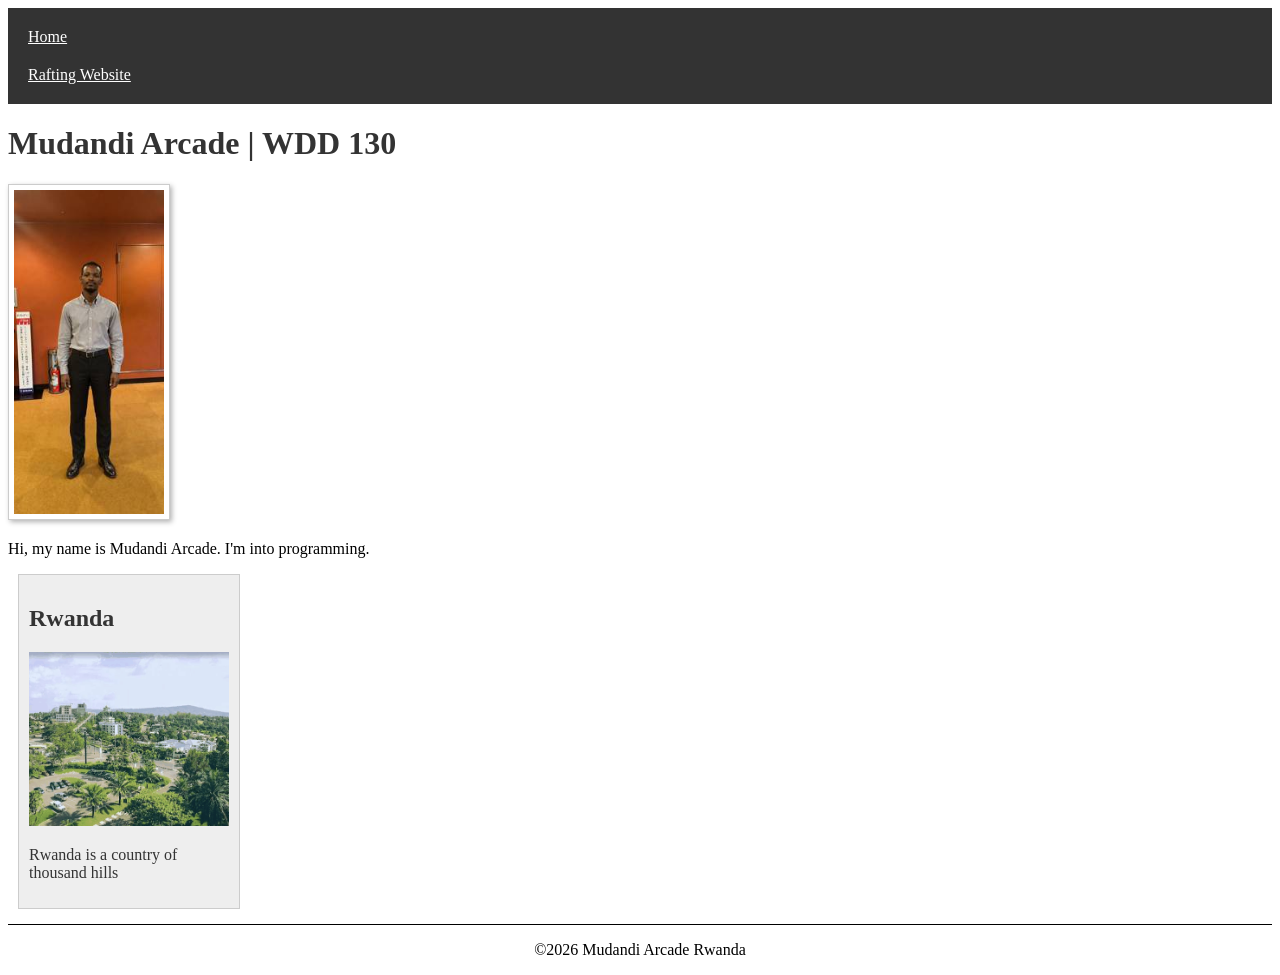
<file: index.html>
<!DOCTYPE html>
<html lang="en-US">

<head>
    <meta charset="utf-8">
    <meta name="viewport" content="width=device-width, initial-scale=1.0">
    <title>Mudandi Arcade | WDD 130</title>
    <meta name="description"
      content="WDD 130 home page for Mudandi Arcade showcasing web development projects and course assignments.">
    <meta name="author" content="Mudandi Arcade">
    <link rel="stylesheet" href="styles/styles.css">
</head>

<body>
    <header>
        <nav>
            <a href="#">Home</a>
            <a href="wwr/">Rafting Website</a>
        </nav>
    </header>

    <main>
        <h1>Mudandi Arcade | WDD 130</h1>
        <img src="images/profile.png" alt="Mudandi Arcade">
        <p>Hi, my name is Mudandi Arcade. I'm into programming.</p>
    </main>

    <aside>
        <h2>Rwanda</h2>
        <img src="images/rwanda.png" alt="Rwanda landscape">
        <p>Rwanda is a country of thousand hills </p>
    </aside>

    <footer>
        <p>&copy;2026 Mudandi Arcade Rwanda</p>
    </footer>
</body>

</html>
</file>
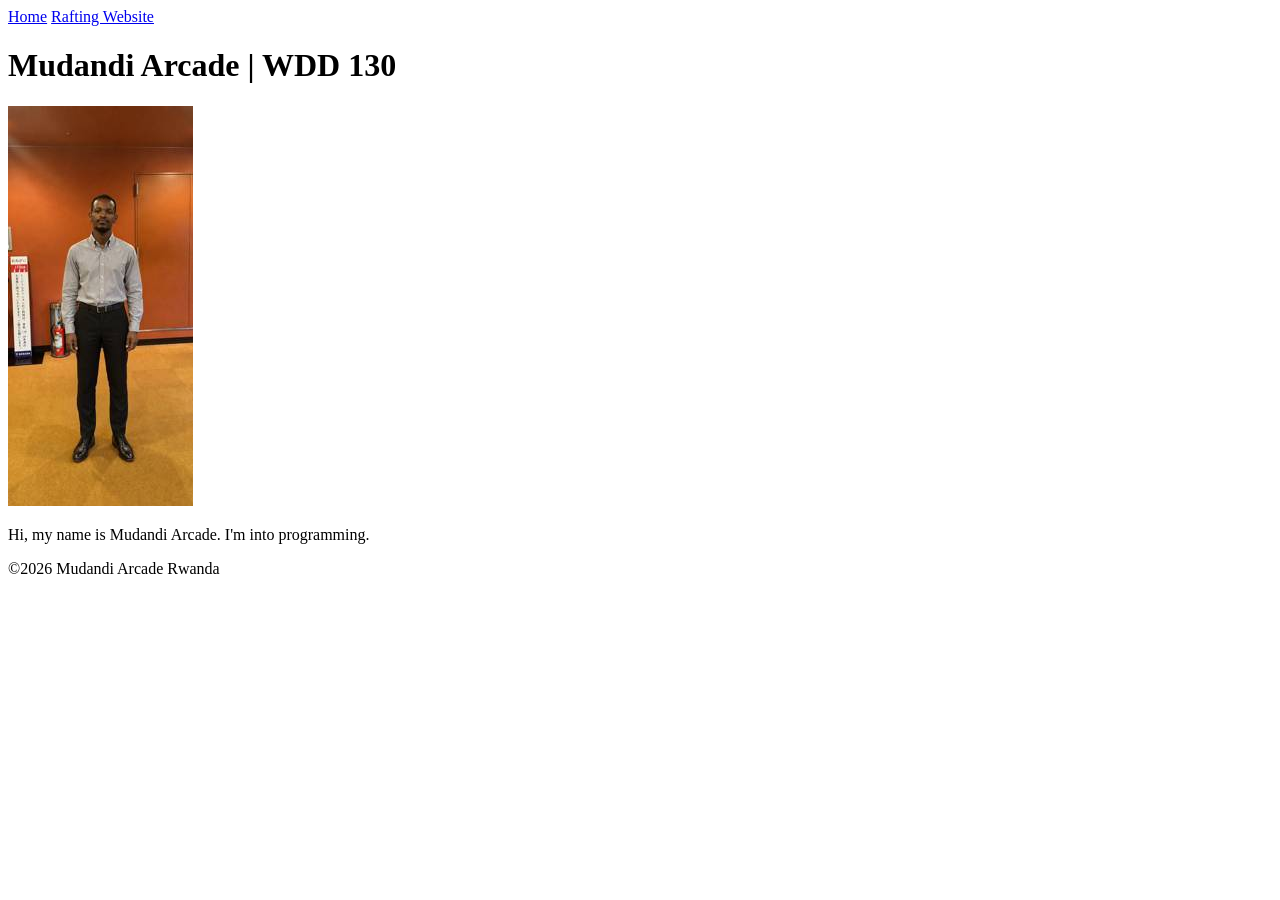
<file: week01/index.html>
<!DOCTYPE html>
<html lang="en-US">

<head>
    <meta charset="utf-8">
    <meta name="viewport" content="width=device-width,initial-scale=1.0">
    <title>Mudandi Arcade | WDD 130</title>
</head>

<body>
    <header>
        <nav>
            <a href="#">Home</a>
            <a href="wwr/">Rafting Website</a>
        </nav>
    </header>

    <main>
        <h1>Mudandi Arcade | WDD 130</h1>
        <img src="images/profile.png" alt="Mudandi Arcade">
        <p>Hi, my name is Mudandi Arcade. I'm into programming.</p>
    </main>

    <footer>
        <p>&copy;2026 Mudandi Arcade Rwanda</p>
    </footer>
</body>

</html>
</file>
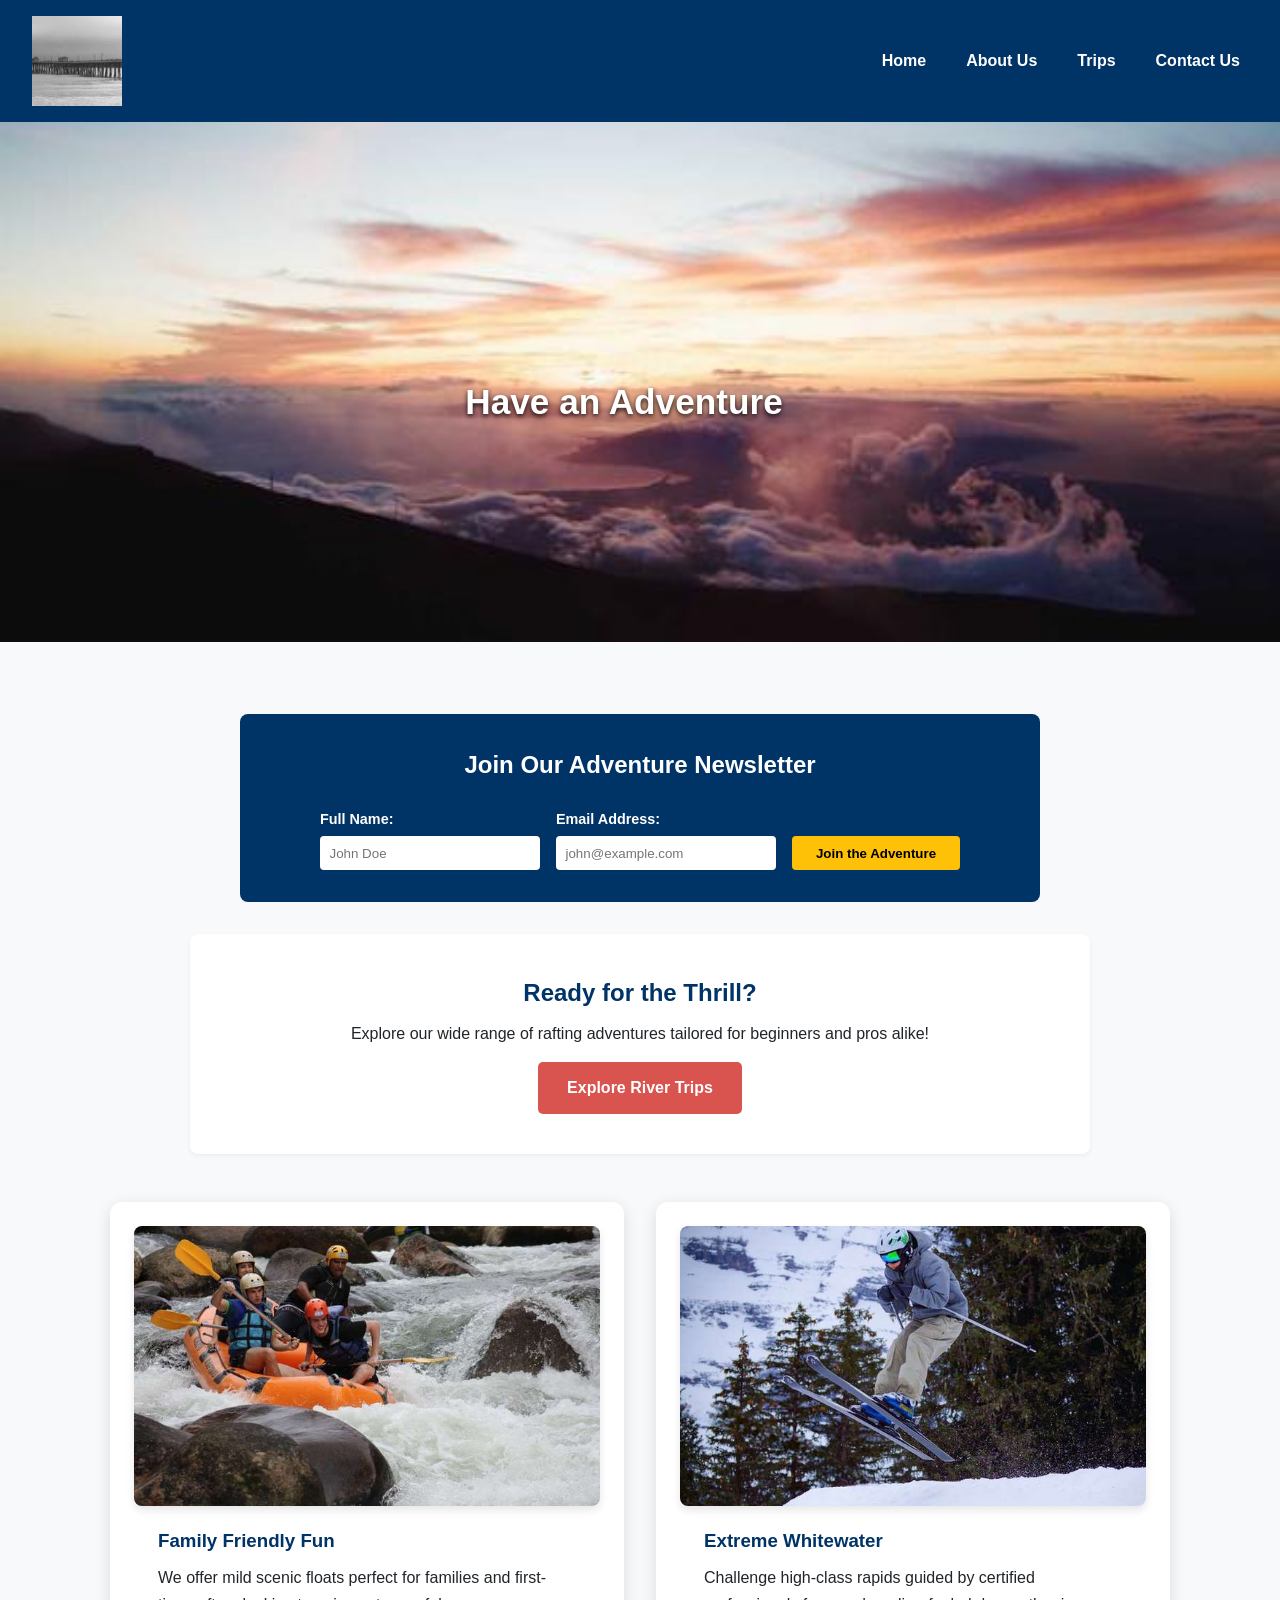
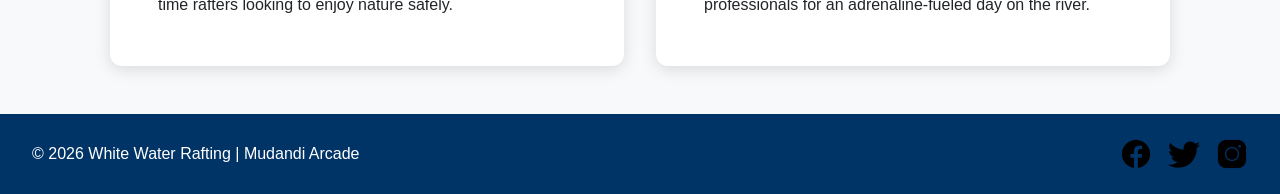
<file: wwr/index.html>
<!DOCTYPE html>
<html lang="en-US">
<head>
  <meta charset="utf-8">
  <meta name="viewport" content="width=device-width, initial-scale=1.0">
  <title>White Water Rafting | Home</title>
  <meta name="description" content="Experience thrilling white water rafting adventures with expert guides, top gear, and unforgettable river trips.">
  <link rel="stylesheet" href="styles/rafting.css">
</head>
<body>
  <header>
    <img src="images/logo.png" alt="Rafting Company Logo" class="logo">
    <nav>
      <a href="index.html">Home</a>
      <a href="about.html">About Us</a>
      <a href="trips.html">Trips</a>
      <a href="contact.html">Contact Us</a>
    </nav>
  </header>

  <main>
    <div class="hero">
      <img src="images/hero.jpg" alt="Rafting boat tackling river waves">
      <h1>Have an Adventure</h1>
    </div>

    <section class="newsletter">
      <h2>Join Our Adventure Newsletter</h2>
      <form action="#" method="post" class="newsletter-form">
        <div class="form-group">
          <label for="fname">Full Name:</label>
          <input type="text" id="fname" name="fname" required placeholder="John Doe">
        </div>

        <div class="form-group">
          <label for="email">Email Address:</label>
          <input type="email" id="email" name="email" required placeholder="john@example.com">
        </div>

        <button type="submit" class="btn-submit">Join the Adventure</button>
      </form>
    </section>

    <section class="cta">
      <h2>Ready for the Thrill?</h2>
      <p>Explore our wide range of rafting adventures tailored for beginners and pros alike!</p>
      <a href="trips.html" class="cta-button">Explore River Trips</a>
    </section>

    <section class="home-grid">
      <div class="grid-card">
        <img src="images/rafting-family.jpg" alt="Family enjoying calm river rafting">
        <h3>Family Friendly Fun</h3>
        <p>We offer mild scenic floats perfect for families and first-time rafters looking to enjoy nature safely.</p>
      </div>
      <div class="grid-card">
        <img src="images/rafting-extreme.jpg" alt="Rafters splashing through big rapids">
        <h3>Extreme Whitewater</h3>
        <p>Challenge high-class rapids guided by certified professionals for an adrenaline-fueled day on the river.</p>
      </div>
    </section>
  </main>

  <footer>
    <p>&copy; 2026 White Water Rafting | Mudandi Arcade</p>
    <div class="socials">
      <a href="https://facebook.com"><img src="images/facebook.png" alt="Facebook Icon"></a>
      <a href="https://twitter.com"><img src="images/twitter.png" alt="Twitter Icon"></a>
      <a href="https://instagram.com"><img src="images/instagram.png" alt="Instagram Icon"></a>
    </div>
  </footer>
</body>
</html>
</file>
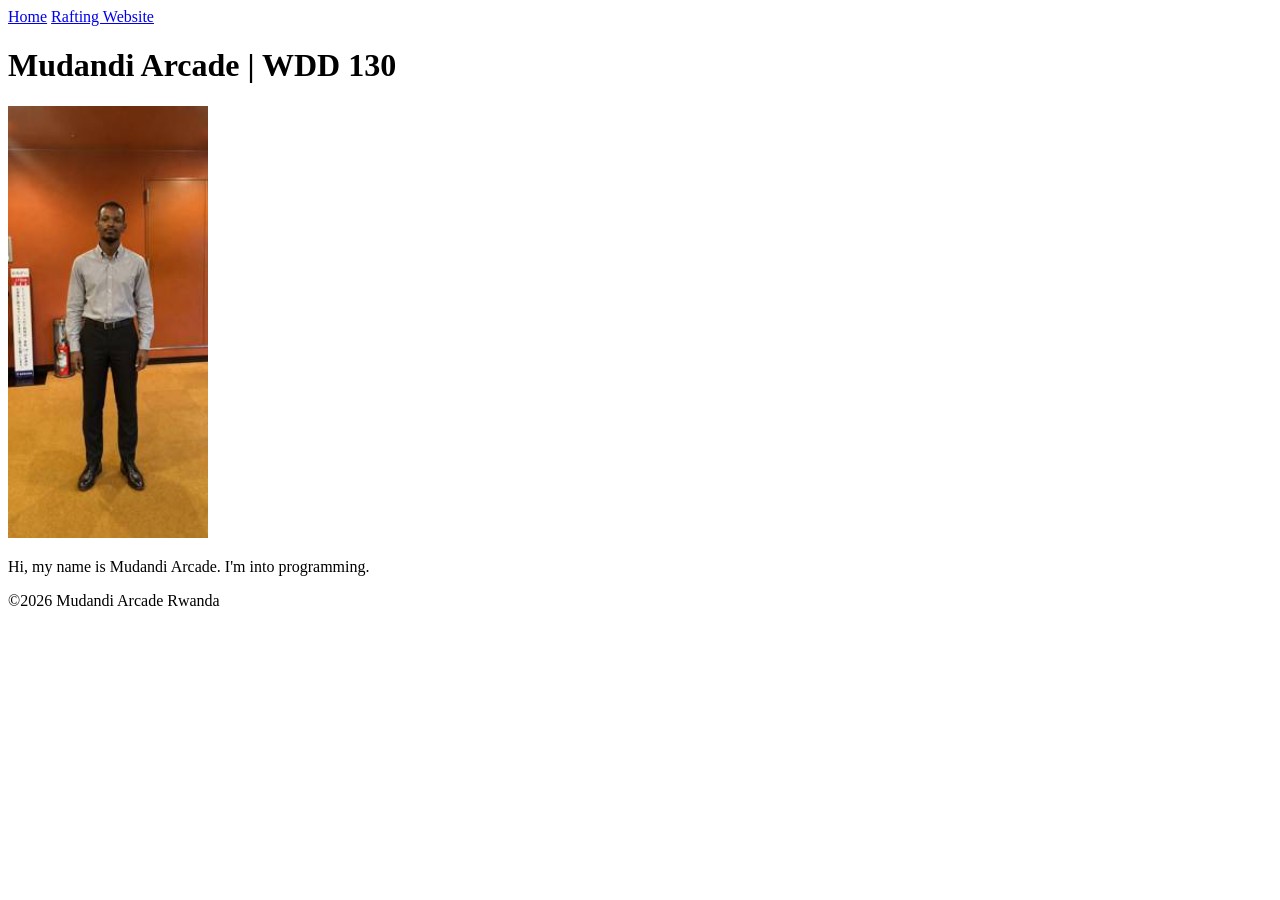
<file: week01/first-page.html>
<!DOCTYPE html>
<html lang="en-US">

<head>
    <meta charset="utf-8">
    <meta name="viewport" content="width=device-width,initial-scale=1.0">
    <title>Mudandi Arcade | WDD 130</title>
</head>

<body>
    <header>
        <nav>
            <a href="#">Home</a>
            <a href="wwr/">Rafting Website</a>
        </nav>
    </header>

    <main>
        <h1>Mudandi Arcade | WDD 130</h1>
        <img src="images/profile.png" alt="Hello, my name is Mudandi Arcade" width="200">
        <p>Hi, my name is Mudandi Arcade. I'm into programming.</p>
    </main>

    <footer>
        <p>&copy;2026 Mudandi Arcade Rwanda</p>
    </footer>
</body>

</html>
</file>
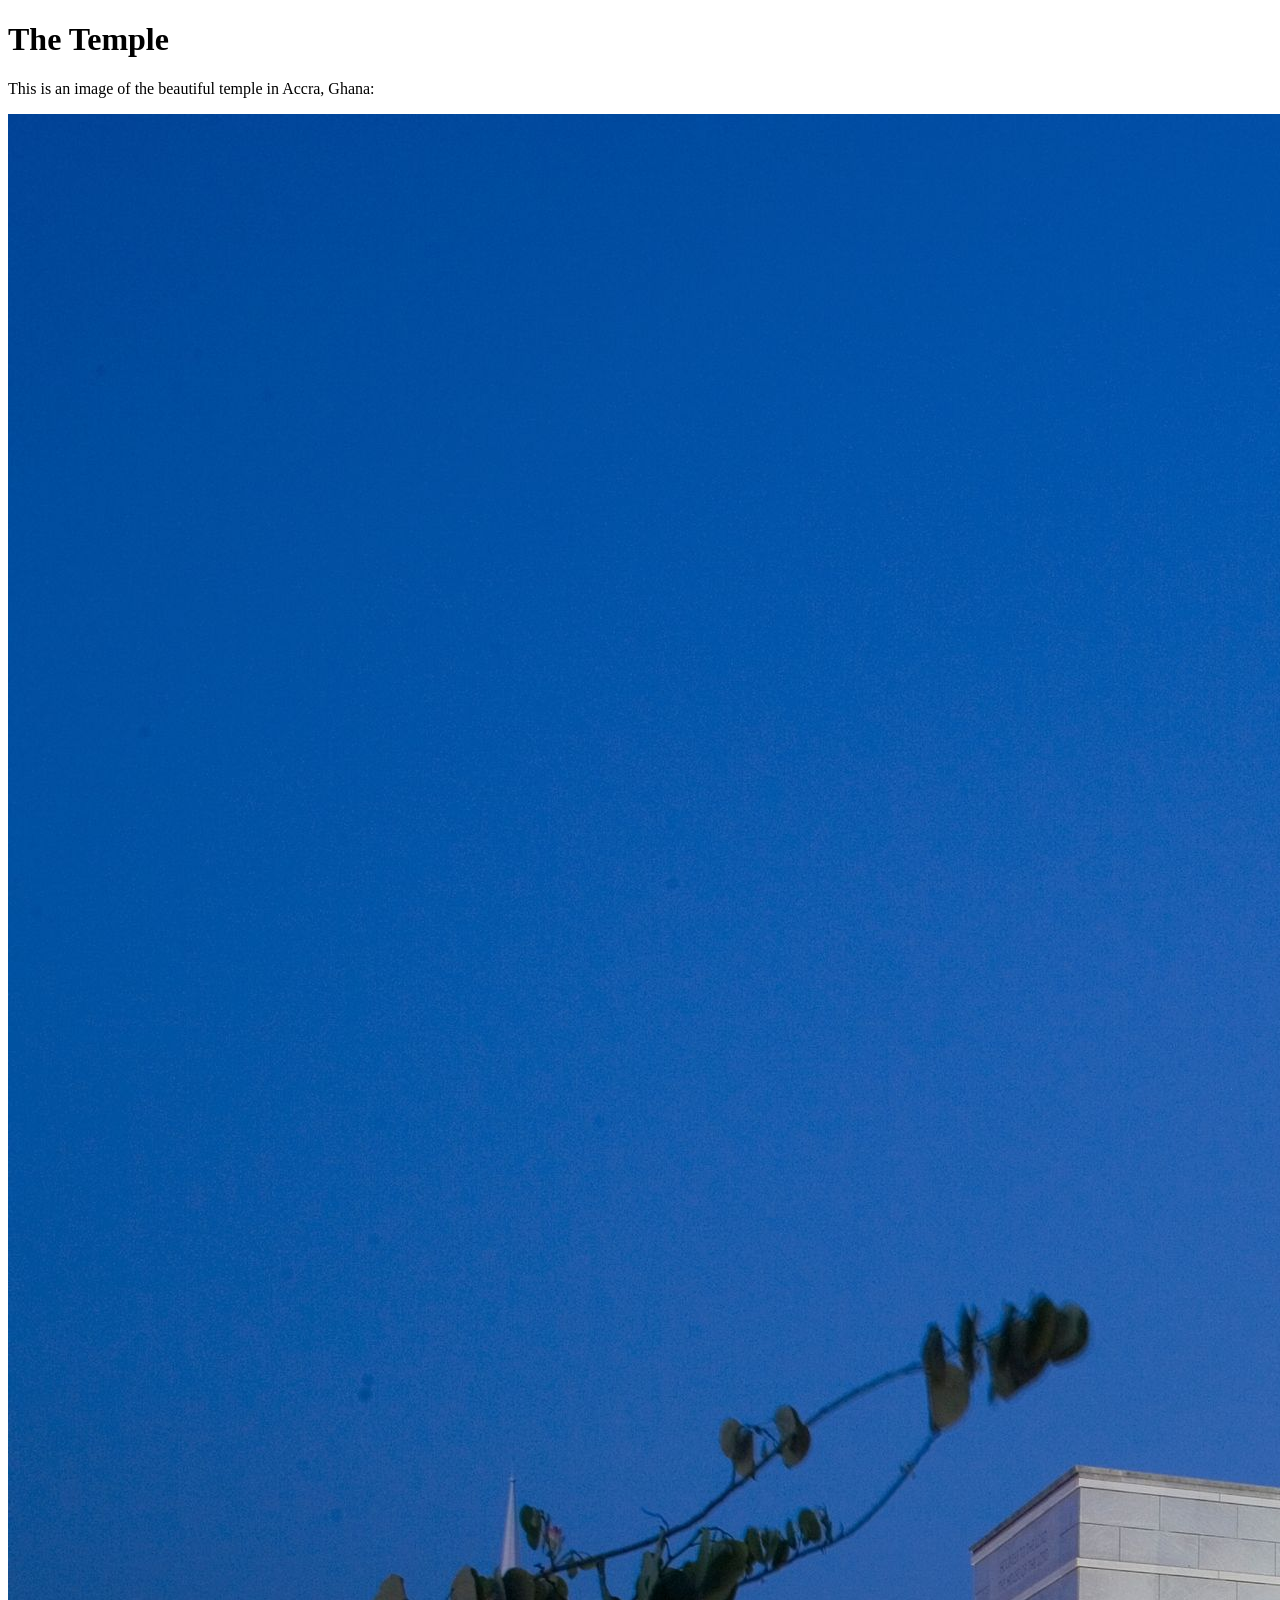
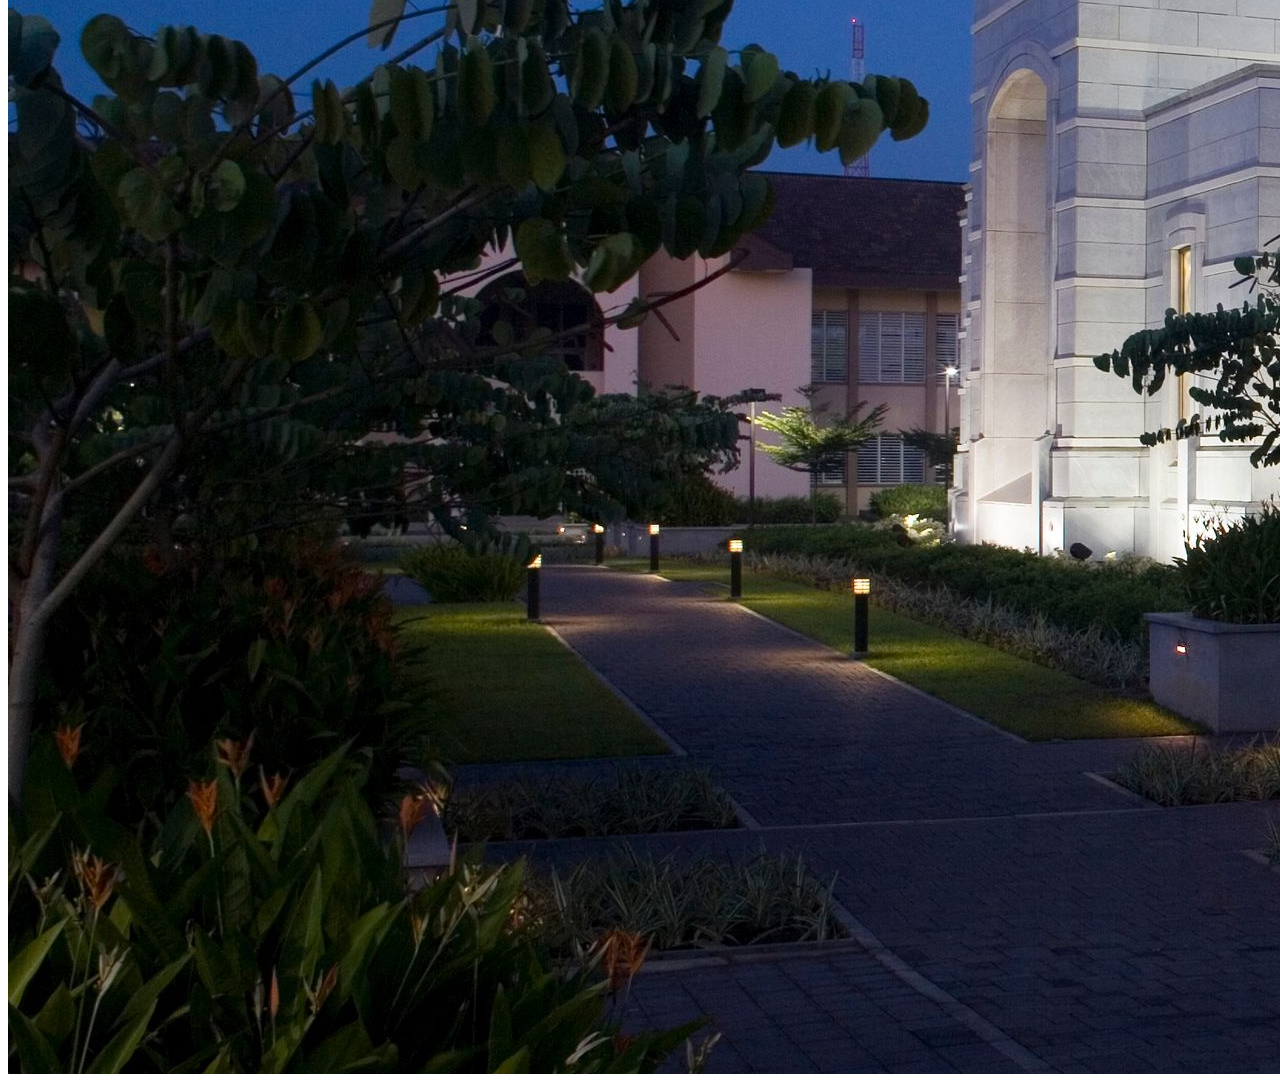
<file: week01/images.html>
<!DOCTYPE html>
<html lang="en">
<head>
    <meta charset="UTF-8">
    <meta name="viewport" content="width=device-width, initial-scale=1.0">
    <title>Temple Image</title>
</head>
<body>
    <h1>The Temple</h1>
    <p>This is an image of the beautiful temple in Accra, Ghana:</p>
    <img src="images/temple-large.jpeg" alt="The Accra Ghana Temple">
    
</body>
</html>
</file>
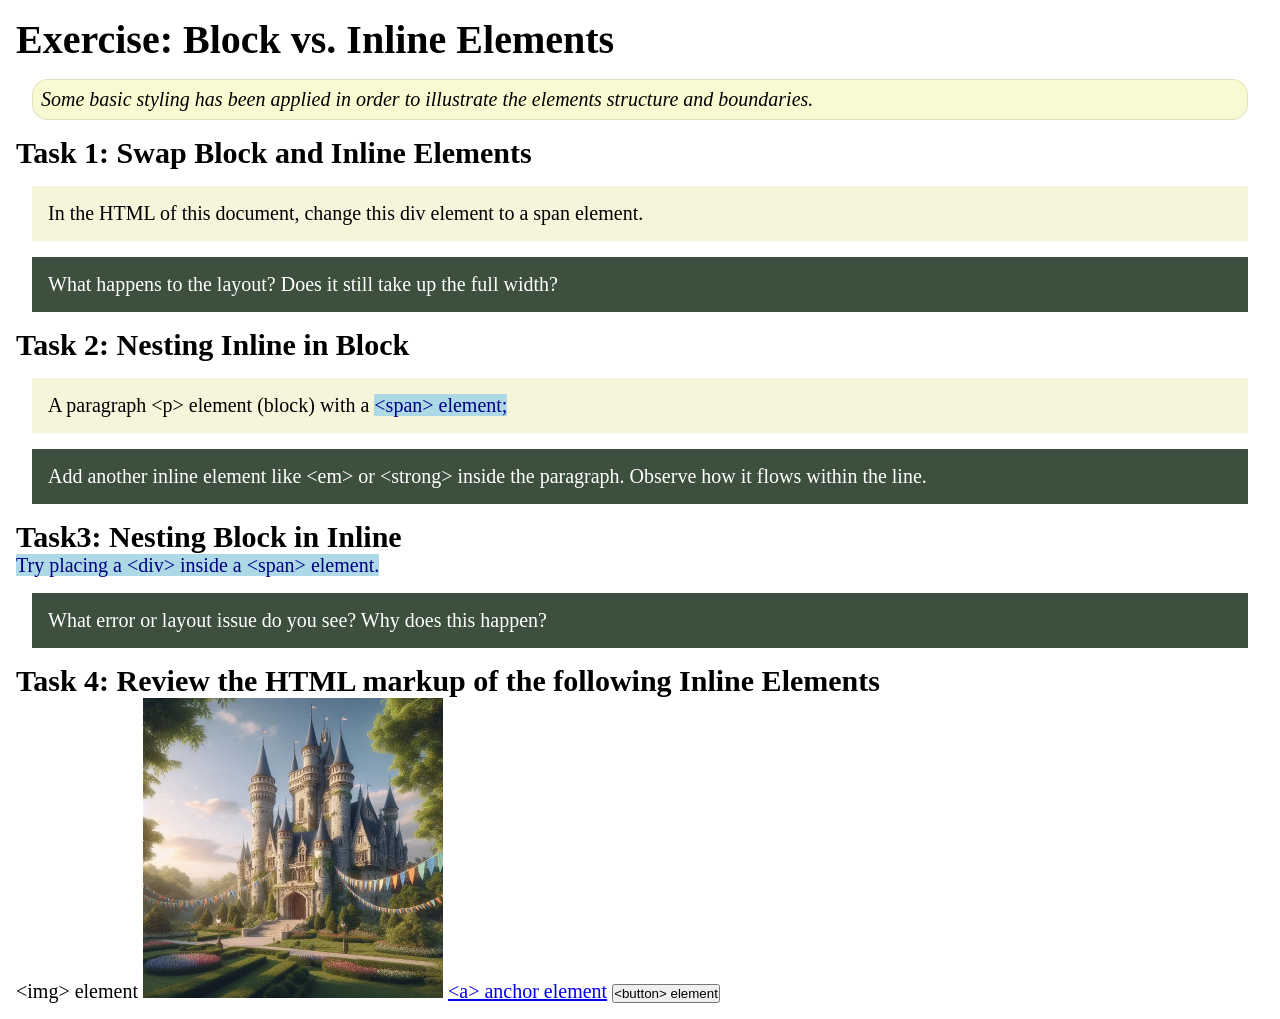
<file: week02/block-vs-inline.html>
<!DOCTYPE html>
<html lang="en">

<head>
    <meta charset="UTF-8">
    <meta name="viewport" content="width=device-width, initial-scale=1.0">
    <title>Exercise: Block vs. Inline Elements</title>
    <link rel="stylesheet" href="styles/block-vs-inline.css">
</head>

<body>
    <main>
        <h1>Exercise: Block vs. Inline Elements</h1>
        <p class="note">Some basic styling has been applied in order to illustrate the elements structure and
            boundaries.</p>

        <h2>Task 1: Swap Block and Inline Elements</h2>
        <div>In the HTML of this document, change this div element to a span element.</div>

        <p class="question">What happens to the layout? Does it still take up the full width?</p>

        <h2>Task 2: Nesting Inline in Block</h2>
        <p>A paragraph &lt;p&gt; element (block) with a <span>&lt;span&gt; element;</span></p>
        <p class="question">Add another inline element like &lt;em&gt; or &lt;strong&gt; inside the paragraph. Observe
            how it flows within the line.</p>

        <h2>Task3: Nesting Block in Inline</h2>
        <span>Try placing a &lt;div&gt; inside a &lt;span&gt; element.</span>
            <p class="question">What error or layout issue do you see? Why does this happen?</p>


            <h2>Task 4: Review the HTML markup of the following Inline Elements</h2>
        &lt;img&gt; element
        <img src="images/castle.webp" alt="placeholder image (images are inline)" width="300" height="300">
        <a href="https://churchofjesuschrist.org">&lt;a&gt; anchor element</a>
        <button type="button">&lt;button&gt; element</button>
    </main>
</body>

</html>
</file>
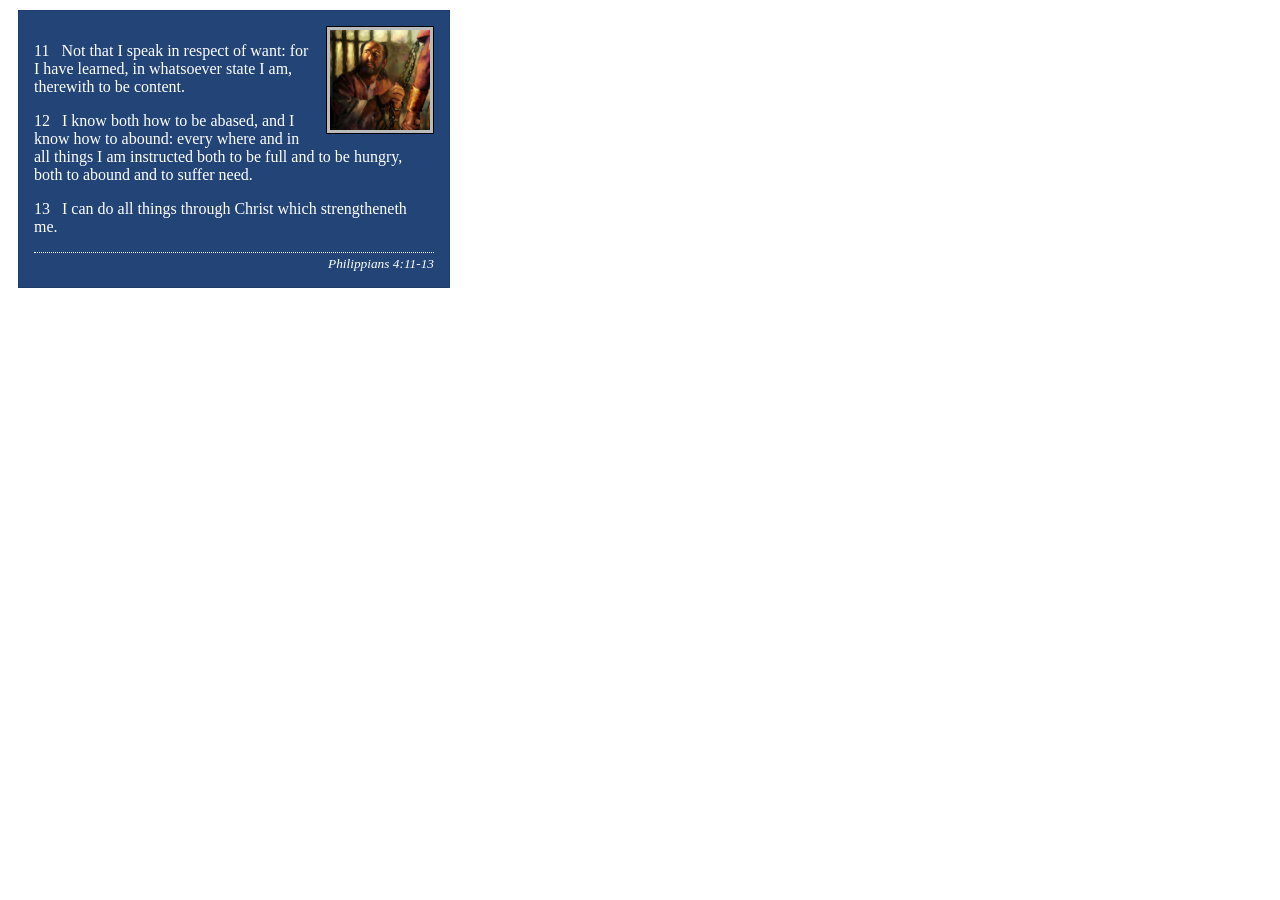
<file: week02/box-model-solution.html>
<!DOCTYPE html>
<html lang="en">
<head>
    <meta charset="UTF-8">
    <meta name="viewport" content="width=device-width, initial-scale=1.0">
    <title>Box Model Activity</title>
    <link rel="stylesheet" href="styles/box-model-solution.css">
</head>
<body>
    <main>
        <div class="callout">
            <img src="images/apostle-paul-imprisoned.webp" alt="Paul the Apostle - Imprisoned in Rome" width="200" height="200">
            <blockquote>
                <p>11 &nbsp; Not that I speak in respect of want: for I have learned, in whatsoever state I am, therewith to be content.</p>
                <p>12 &nbsp; I know both how to be abased, and I know how to abound: every where and in all things I am instructed both to be full and to be hungry, both to abound and to suffer need.</p>
                <p>13 &nbsp; I can do all things through Christ which strengtheneth me.</p>
            </blockquote>
            <cite>Philippians 4:11-13</cite>
        </div>
    </main>
</body>
</html>
</file>
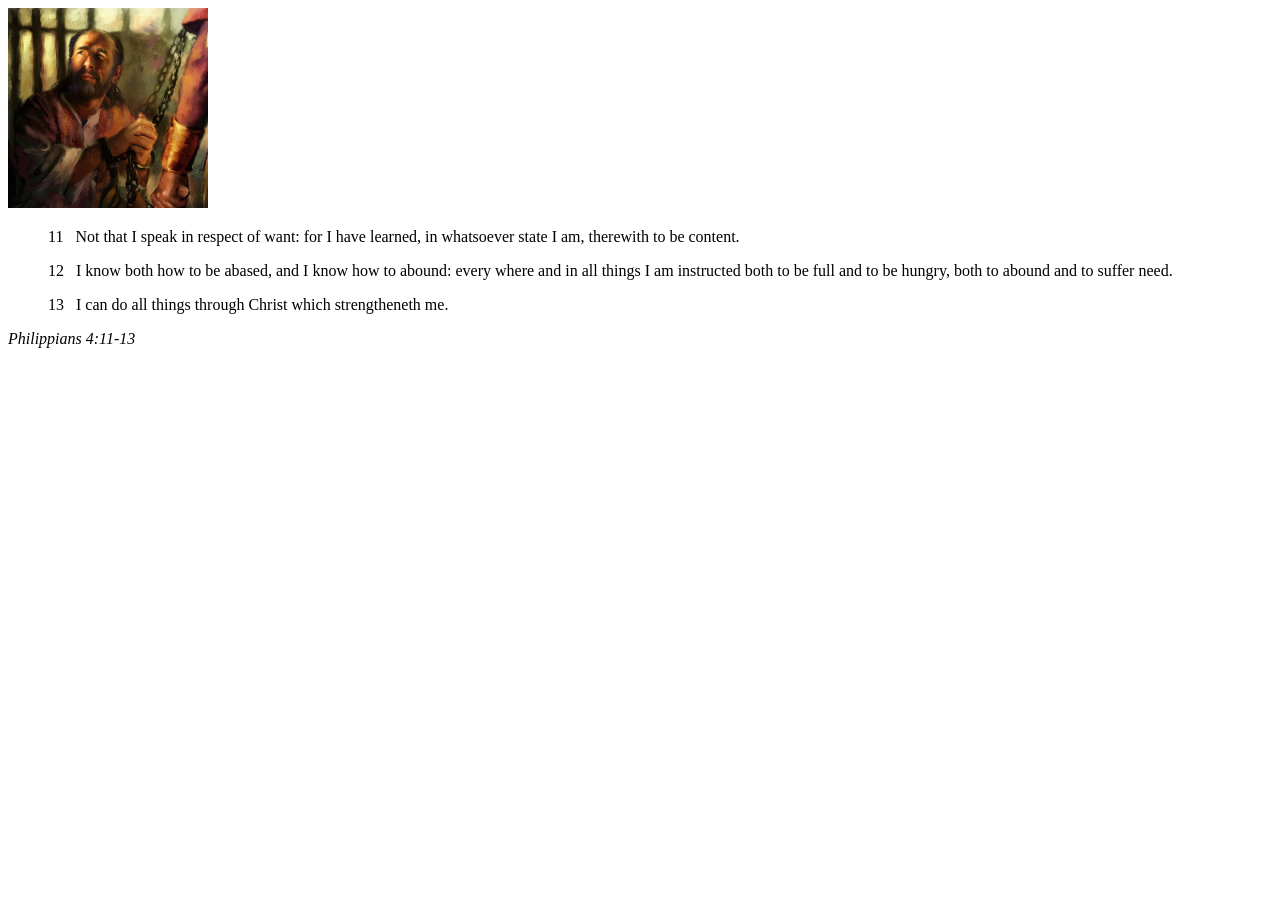
<file: week02/box-model.html>
<!DOCTYPE html>
<html lang="en">
<head>
    <meta charset="UTF-8">
    <meta name="viewport" content="width=device-width, initial-scale=1.0">
    <title>Box Model Activity</title>
</head>
<body>
    <main>
        <div class="callout">
            <img src="images/apostle-paul-imprisoned.webp" alt="Paul the Apostle - Imprisoned in Rome" width="200" height="200">
            <blockquote>
                <p>11 &nbsp; Not that I speak in respect of want: for I have learned, in whatsoever state I am, therewith to be content.</p>
                <p>12 &nbsp; I know both how to be abased, and I know how to abound: every where and in all things I am instructed both to be full and to be hungry, both to abound and to suffer need.</p>
                <p>13 &nbsp; I can do all things through Christ which strengtheneth me.</p>
            </blockquote>
            <cite>Philippians 4:11-13</cite>
        </div>
    </main>
</body>
</html>
</file>
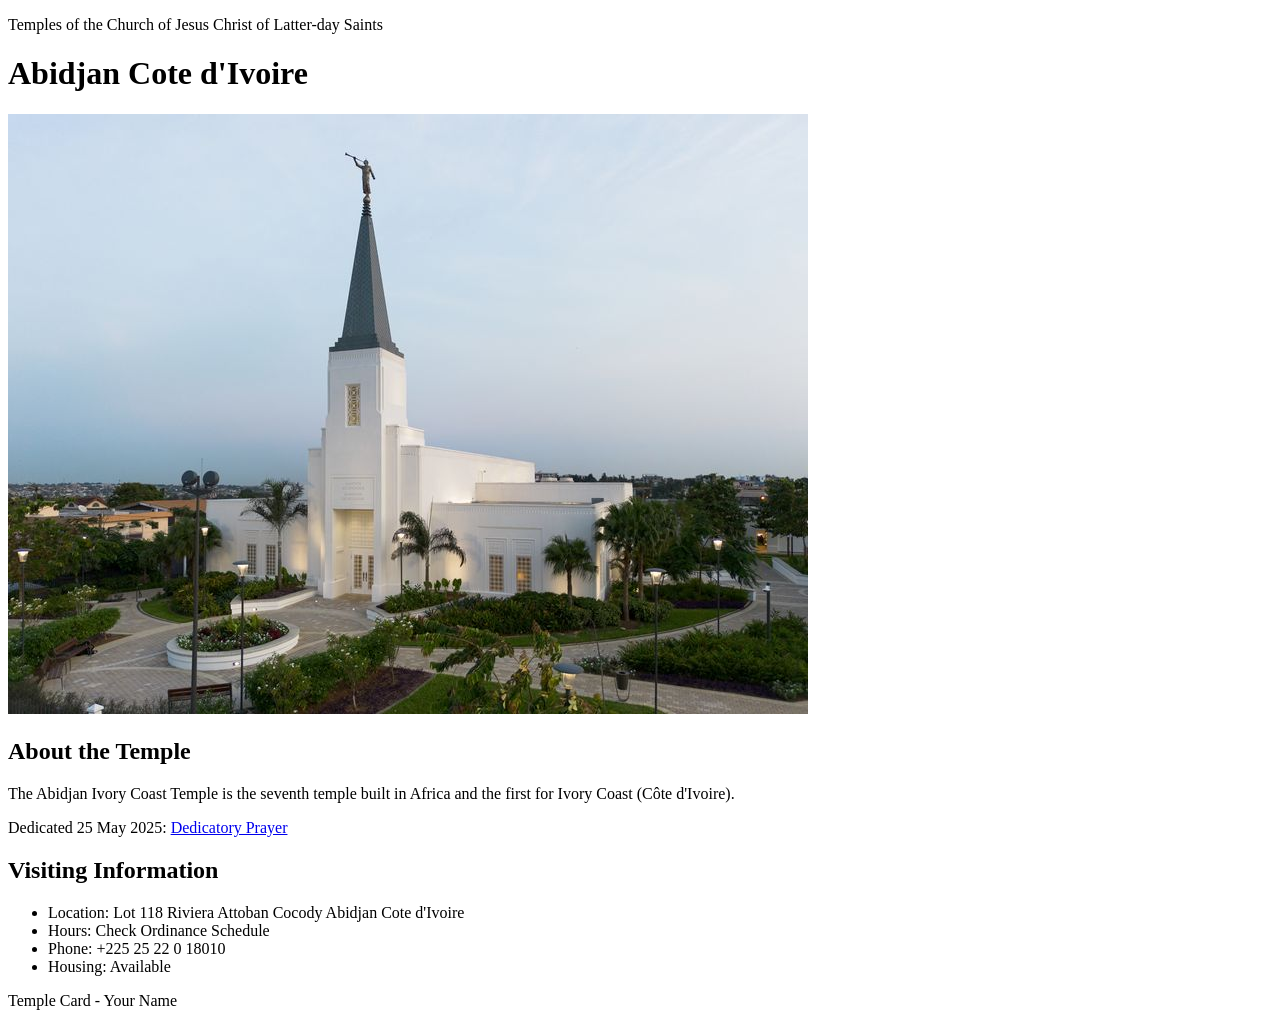
<file: week02/temple.html>
<!DOCTYPE html>
<html lang="en">

<head>
    <meta charset="UTF-8">
    <meta name="viewport" content="width=device-width, initial-scale=1.0">
    <title>Temple Card - Abidjan Cote d'Ivoire</title>
</head>

<body>
    <header>
        <p>Temples of the Church of Jesus Christ of Latter-day Saints</p>
    </header>
    <main>
        <h1>Abidjan Cote d'Ivoire</h1>
        <picture>
            <img src="images/abidjan-ivory-coast.jpeg" alt="Abidjan Cote d'Ivoire Temple">
        </picture>
        <section>
            <h2>About the Temple</h2>
            <p>The Abidjan Ivory Coast Temple is the seventh temple built in Africa and the first for Ivory Coast (Côte
                d'Ivoire).</p>
            <p>Dedicated 25 May 2025: <a
                    href="https://www.churchofjesuschrist.org/temples/dedicatory-prayer/abidjan-ivory-coast-temple/2025-05-25?lang=eng"
                    target="_blank" rel="noopener noreferrer">Dedicatory Prayer</a></p>
        </section>
        <section>
            <h2>Visiting Information</h2>
            <ul>
                <li>Location: Lot 118 Riviera Attoban Cocody Abidjan Cote d'Ivoire</li>
                <li>Hours: Check Ordinance Schedule</li>
                <li>Phone: +225 25 22 0 18010</li>
                <li>Housing: Available</li>
            </ul>
        </section>
    </main>
    <footer>
        <p>Temple Card - Your Name</p>
    </footer>
</body>

</html>
</file>
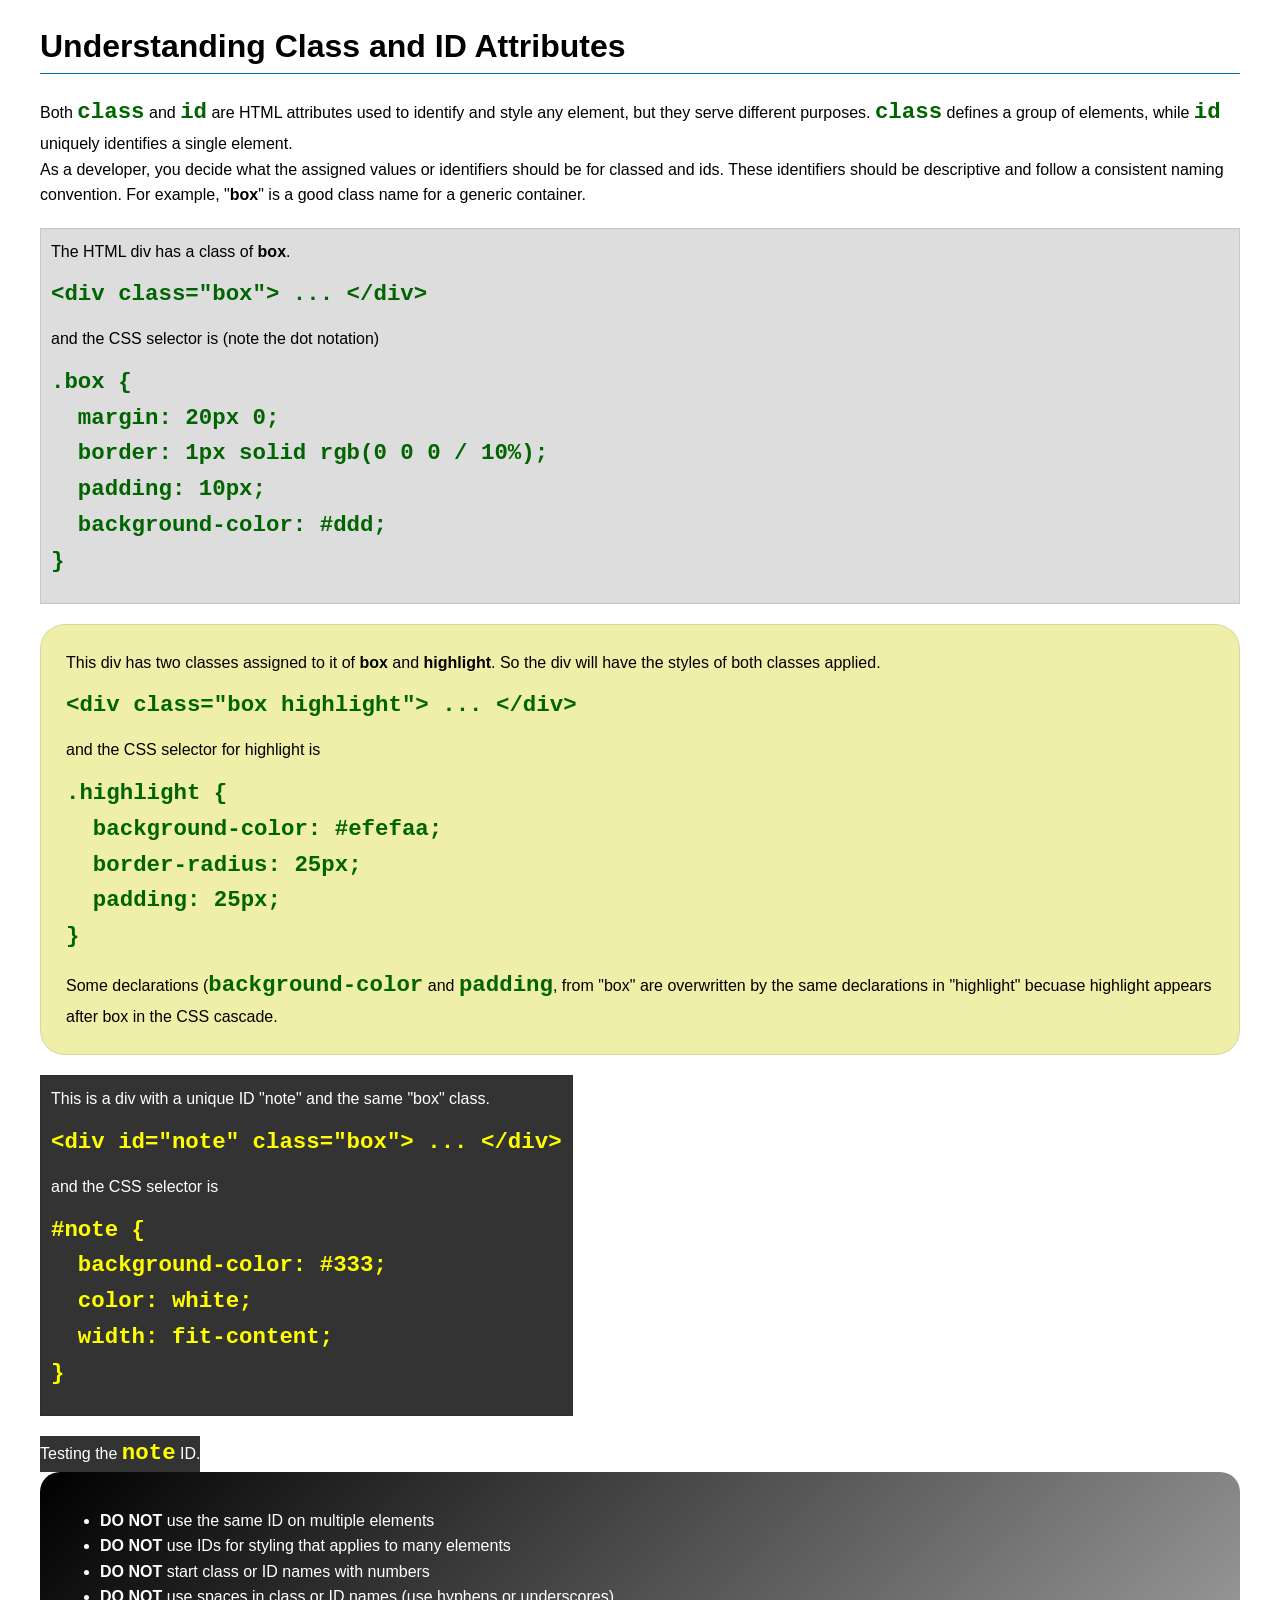
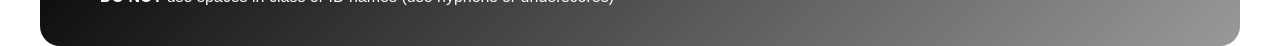
<file: week03/class-and-id.html>
<!DOCTYPE html>
<html lang="en">

<head>
    <meta charset="UTF-8">
    <meta name="viewport" content="width=device-width, initial-scale=1.0">
    <title>Class vs ID Attributes</title>
    <link rel="stylesheet" href="styles/class-and-id.css">
</head>

<body>
    <h1>Understanding Class and ID Attributes</h1>
    <p>Both <code>class</code> and <code>id</code> are HTML attributes used to identify and style any element, but they
        serve different purposes. <code>class</code> defines a group of elements, while <code>id</code> uniquely
        identifies a single element.</p>
    <p>As a developer, you decide what the assigned values or identifiers should be for classed and ids. These
        identifiers should be
        descriptive and follow a consistent naming convention. For example, "<strong>box</strong>" is a good class name
        for a generic container.</p>
    <div class="box">
        <p>The HTML div has a class of <strong>box</strong>.</p>
        <pre><code class="html">&lt;div class="box"&gt; ... &lt;/div&gt;</code></pre>
        and the CSS selector is (note the dot notation)
        <pre><code class="css">.box {
  margin: 20px 0;
  border: 1px solid rgb(0 0 0 / 10%);
  padding: 10px;
  background-color: #ddd; 
}</code></pre>
    </div>

    <div class="box highlight">
        <p>This div has two classes assigned to it of <strong>box</strong> and <strong>highlight</strong>. So the div
            will have the styles of both classes applied.</p>
        <pre><code class="html">&lt;div class="box highlight"&gt; ... &lt;/div&gt;</code></pre>
        and the CSS selector for highlight is
        <pre><code class="css">.highlight {
  background-color: #efefaa;
  border-radius: 25px;
  padding: 25px;
}</code></pre>
<p>Some declarations (<code>background-color</code> and <code>padding</code>, from "box" are overwritten by the same declarations in "highlight" becuase highlight appears after box in the CSS cascade.</p>
    </div>

    <div id="note" class="box">
        <p>This is a div with a unique ID "note" and the same "box" class.</p>
        <pre><code class="html">&lt;div id="note" class="box"&gt; ... &lt;/div&gt;</code></pre>
        and the CSS selector is
        <pre><code class="css">#note {
  background-color: #333;
  color: white;
  width: fit-content;
}</code></pre>
    </div>

    <div id="note">
        <p>Testing the <code>note</code> ID.</p>
    </div>

    <section id="best-practice">
        <ul>
            <li><strong>DO NOT</strong> use the same ID on multiple elements</li>
            <li><strong>DO NOT</strong> use IDs for styling that applies to many elements</li>
            <li><strong>DO NOT</strong> start class or ID names with numbers</li>
            <li><strong>DO NOT</strong> use spaces in class or ID names (use hyphens or underscores)</li>
        </ul>
    </section>




</body>

</html>
</file>
<file: styles/styles.css>
nav {
    background-color: #333;
    padding: 10px;
}

nav a {
    color: #fff;
    padding: 10px;
    display: block;
}

main {
    max-width: 840px;
}

h1 {
    color: #333;
}

main img {
    width: 150px;
    height: auto;
    border: 1px solid #ccc;
    padding: 5px;
    box-shadow: 2px 2px 5px rgba(0, 0, 0, 0.3);
}

aside {
    width: 200px;
    margin: 10px;
    border: 1px solid #ccc;
    padding: 10px;
    background-color: #eee;
    color: #333;
}

aside img {
    width: 200px;
    height: auto;
}

p {
    padding: 0;
}

footer {
    margin-top: 15px;
    border-top: 1px solid #000;
    text-align: center;
}
</file>
<file: wwr/styles/rafting.css>
/* Base Reset & Variables */
* {
  box-sizing: border-box;
  margin: 0;
  padding: 0;
}

:root {
  --primary-color: #003366;
  --secondary-color: #d9534f;
  --accent-color: #17a2b8;
  --text-color: #212529;
  --bg-light: #f8f9fa;
  --white: #ffffff;
}

body {
  font-family: Arial, sans-serif;
  color: var(--text-color);
  line-height: 1.6;
  background-color: var(--bg-light);
}

/* Header & Navigation */
header {
  display: flex;
  justify-content: space-between;
  align-items: center;
  background-color: var(--primary-color);
  padding: 1rem 2rem;
}

.logo {
  max-height: 60px;
  width: auto;
}

nav {
  display: flex;
  gap: 1.5rem;
}

nav a {
  color: var(--white);
  text-decoration: none;
  font-weight: bold;
  padding: 0.5rem;
}

nav a:hover {
  text-decoration: underline;
  color: #ffc107;
}

/* Hero Section */
.hero {
  position: relative;
  width: 100%;
  height: clamp(260px, 38vw, 450px);
  overflow: hidden;
}

.hero img {
  display: block;
  width: 100%;
  height: 100%;
  object-fit: cover;
  object-position: center 50%;
}

.hero h1 {
  position: absolute;
  top: 50%;
  left: 50%;
  transform: translate(-50%, -50%);
  width: max-content;
  max-width: calc(100% - 2rem);
  background-color: rgba(0, 51, 102, 0.85);
  color: var(--white);
  padding: 1rem 2rem;
  font-size: clamp(1.4rem, 3vw, 2.2rem);
  text-align: center;
  border-radius: 4px;
}

/* Call to Action Sections */
.cta, .cta-contact {
  text-align: center;
  padding: 2.5rem 1rem;
  background-color: var(--white);
  margin: 1.5rem auto;
  max-width: 900px;
  border-radius: 8px;
  box-shadow: 0 2px 5px rgba(0,0,0,0.05);
}

.cta h2, .cta-contact h2 {
  color: var(--primary-color);
  margin-bottom: 0.5rem;
}

.cta-button {
  display: inline-block;
  margin-top: 1rem;
  padding: 0.8rem 1.8rem;
  background-color: var(--secondary-color);
  color: var(--white);
  text-decoration: none;
  font-weight: bold;
  border-radius: 5px;
}

.cta-button:hover {
  background-color: #c9302c;
}

/* Newsletter Form */
.newsletter {
  background-color: var(--primary-color);
  color: var(--white);
  padding: 2rem;
  margin: 2rem auto;
  max-width: 800px;
  border-radius: 8px;
  text-align: center;
}

.newsletter h2 {
  margin-bottom: 1.5rem;
}

.newsletter-form {
  display: flex;
  flex-wrap: wrap;
  gap: 1rem;
  justify-content: center;
  align-items: flex-end;
}

.form-group {
  display: flex;
  flex-direction: column;
  text-align: left;
}

.form-group label {
  margin-bottom: 0.3rem;
  font-size: 0.9rem;
  font-weight: bold;
}

.form-group input {
  padding: 0.6rem;
  border: none;
  border-radius: 4px;
  min-width: 220px;
}

.btn-submit {
  padding: 0.6rem 1.5rem;
  background-color: #ffc107;
  color: #000000;
  border: none;
  border-radius: 4px;
  font-weight: bold;
  cursor: pointer;
}

.btn-submit:hover {
  background-color: #e0a800;
}

/* CSS Grid Layouts */
.home-grid, .trip-cards {
  display: grid;
  grid-template-columns: repeat(auto-fit, minmax(280px, 1fr));
  gap: 2rem;
  padding: 2rem;
  max-width: 1200px;
  margin: 0 auto;
}

.grid-card, .trip-card {
  background-color: var(--white);
  padding: 1.5rem;
  border-radius: 8px;
  box-shadow: 0 2px 8px rgba(0,0,0,0.08);
}

.grid-card img, .trip-card img {
  width: 100%;
  height: 200px;
  object-fit: cover;
  border-radius: 4px;
  margin-bottom: 1rem;
}

.grid-card h3, .trip-card h3 {
  color: var(--primary-color);
  margin-bottom: 0.5rem;
}

/* Table Styling */
.trips-table-container {
  max-width: 1000px;
  margin: 2rem auto;
  padding: 0 1rem;
}

.trips-table-container h2 {
  text-align: center;
  color: var(--primary-color);
  margin-bottom: 1rem;
}

table {
  width: 100%;
  border-collapse: collapse;
  background-color: var(--white);
  box-shadow: 0 2px 8px rgba(0,0,0,0.08);
}

th, td {
  border: 1px solid #dee2e6;
  padding: 12px 16px;
  text-align: left;
}

th {
  background-color: var(--primary-color);
  color: var(--white);
}

tr:nth-child(even) {
  background-color: #f2f4f7;
}

/* Footer */
footer {
  display: flex;
  justify-content: space-between;
  align-items: center;
  background-color: var(--primary-color);
  color: var(--white);
  padding: 1.5rem 2rem;
  margin-top: 3rem;
}

.socials {
  display: flex;
  gap: 1rem;
}

.socials img {
  width: 28px;
  height: 28px;
}

/* Maintain aspect ratio and crop cleanly inside grids */
img {
    max-width: 100%;
    height: auto;
}

.adventure-grid img,
.history-grid img,
figure img,
section img {
    width: 100%;
    height: 250px;
    object-fit: cover;
    object-position: center;
    border-radius: 8px;
    box-shadow: 0 4px 8px rgba(0, 0, 0, 0.1);
}


/* Contact page: consistent employee portraits */
.employee-grid img {
  display: block;
  width: 100%;
  height: 280px;
  object-fit: cover;
  object-position: center 30%;
  border-radius: 8px;
}

/* Responsive hero and employee images */
@media (max-width: 600px) {
  .hero {
    height: 280px;
  }

  .hero h1 {
    width: auto;
    white-space: normal;
    padding: 0.75rem 1rem;
  }

  .employee-grid img {
    height: 240px;
  }
}

/* Consistent, responsive image sizing */
img {
  display: block;
  max-width: 100%;
  height: auto;
}

.hero {
  position: relative;
  width: 100%;
  height: clamp(260px, 38vw, 450px);
  overflow: hidden;
}

.hero img {
  width: 100%;
  height: 100%;
  object-fit: cover;
  object-position: center;
}

.adventure-grid img,
.history-grid img,
figure img,
section img {
  width: 100%;
  height: 250px;
  object-fit: cover;
  object-position: center;
  border-radius: 8px;
}

.employee-grid img {
  width: 100%;
  height: 280px;
  object-fit: cover;
  object-position: center 30%;
  border-radius: 8px;
}

@media (max-width: 600px) {
  .hero {
    height: 280px;
  }

  .employee-grid img {
    height: 240px;
  }
}

/* Contact page */
.contact-page {
  width: min(1100px, 92%);
  margin: 0 auto;
}

.contact-page > section:not(.hero) {
  margin: 3rem 0;
}

.contact-page h2 {
  margin-bottom: 1.5rem;
  text-align: center;
}

.contact-page .hero {
  width: calc(100% + 8.696%);
  margin-left: -4.348%;
}

.info-grid {
  display: grid;
  grid-template-columns: 0.8fr 1.2fr;
  gap: 2rem;
  align-items: stretch;
}

.address-details {
  padding: 1.5rem;
  background: #f2f6f8;
  border-radius: 8px;
  line-height: 1.7;
  overflow-wrap: anywhere;
}

.map-container {
  min-height: 280px;
  overflow: hidden;
  border-radius: 8px;
}

.map-container iframe {
  display: block;
  width: 100%;
  height: 100%;
  min-height: 280px;
  border: 0;
}

.employee-grid {
  display: grid;
  grid-template-columns: repeat(3, minmax(0, 1fr));
  gap: 1.5rem;
}

.employee-grid figure {
  min-width: 0;
  margin: 0;
  overflow: hidden;
  background: #f2f6f8;
  border-radius: 8px;
  box-shadow: 0 3px 12px rgba(0, 0, 0, 0.1);
}

.employee-grid img {
  display: block;
  width: 100%;
  height: 280px;
  object-fit: cover;
  object-position: center 30%;
}

.employee-grid figcaption {
  display: flex;
  flex-direction: column;
  gap: 0.35rem;
  padding: 1rem;
  text-align: center;
}

.form-intro {
  margin-bottom: 1.5rem;
  text-align: center;
}

.contact-form {
  box-sizing: border-box;
  width: 100%;
  max-width: 700px;
  margin: 0 auto;
  padding: 2rem;
  background: #f2f6f8;
  border-radius: 10px;
}

.contact-form .form-item {
  margin-bottom: 1.25rem;
}

.contact-form .form-item > label {
  display: block;
  margin-bottom: 0.5rem;
  font-weight: 600;
}

.contact-form input[type="text"],
.contact-form input[type="email"],
.contact-form textarea {
  box-sizing: border-box;
  width: 100%;
  padding: 0.8rem;
  font: inherit;
  border: 1px solid #b8c4cc;
  border-radius: 5px;
  background: #fff;
}

.contact-form textarea {
  resize: vertical;
}

.contact-form .radio-group {
  display: grid;
  gap: 0.8rem;
  margin: 0 0 1.25rem;
  padding: 1rem;
  border: 1px solid #b8c4cc;
  border-radius: 5px;
}

.contact-form .radio-group legend {
  padding: 0 0.3rem;
  font-weight: 600;
}

.contact-form .radio-group label,
.contact-form .checkbox-item label {
  display: flex;
  align-items: center;
  gap: 0.6rem;
  font-weight: normal;
}

.contact-form input[type="radio"],
.contact-form input[type="checkbox"] {
  width: 1rem;
  height: 1rem;
  flex-shrink: 0;
}

.contact-form .submit-btn {
  width: 100%;
  padding: 0.9rem 1.2rem;
  border: 0;
  border-radius: 5px;
  background: #003366;
  color: #fff;
  font: inherit;
  font-weight: 700;
  cursor: pointer;
}

.contact-form .submit-btn:hover {
  background: #00509e;
}

@media (max-width: 700px) {
  .info-grid,
  .employee-grid {
    grid-template-columns: 1fr;
  }

  .map-container,
  .map-container iframe {
    min-height: 260px;
  }

  .employee-grid {
    max-width: 420px;
    margin: 0 auto;
  }

  .employee-grid img {
    height: 300px;
  }

  .contact-form {
    padding: 1.25rem;
  }

  .contact-page .hero {
    width: calc(100% + 8.696%);
    margin-left: -4.348%;
  }
}

/* Professional contact page photography */
.contact-page .employee-grid {
  display: grid;
  grid-template-columns: repeat(3, minmax(0, 1fr));
  align-items: start;
  gap: 2rem;
}

.contact-page .employee-grid figure {
  min-width: 0;
  margin: 0;
  background: transparent;
  border-radius: 0;
  box-shadow: none;
  overflow: visible;
}

.contact-page .employee-grid img {
  display: block;
  width: 100%;
  height: auto;
  max-height: none;
  object-fit: contain;
  object-position: center;
  border-radius: 4px;
  box-shadow: none;
}

.contact-page .employee-grid figcaption {
  display: flex;
  flex-direction: column;
  gap: 0.35rem;
  padding: 1rem 0;
  text-align: left;
  border-bottom: 1px solid #d8dee5;
}

.contact-page .employee-grid figcaption strong {
  font-size: 1.1rem;
}

.contact-page .employee-grid figcaption span {
  color: #526170;
  font-size: 0.95rem;
}

@media (max-width: 700px) {
  .contact-page .employee-grid {
    grid-template-columns: 1fr;
    max-width: 400px;
    margin: 0 auto;
    gap: 2rem;
  }

  .contact-page .employee-grid img {
    width: 100%;
    height: auto;
  }
}

/* Professional contact page photography */
.contact-page .employee-grid {
  display: grid;
  grid-template-columns: repeat(3, minmax(0, 1fr));
  align-items: start;
  gap: 2rem;
}

.contact-page .employee-grid figure {
  min-width: 0;
  margin: 0;
  background: transparent;
  border-radius: 0;
  box-shadow: none;
  overflow: visible;
}

.contact-page .employee-grid img {
  display: block;
  width: 100%;
  height: auto;
  max-height: none;
  object-fit: contain;
  object-position: center;
  border-radius: 4px;
  box-shadow: none;
}

.contact-page .employee-grid figcaption {
  display: flex;
  flex-direction: column;
  gap: 0.35rem;
  padding: 1rem 0;
  text-align: left;
  border-bottom: 1px solid #d8dee5;
}

.contact-page .employee-grid figcaption strong {
  font-size: 1.1rem;
}

.contact-page .employee-grid figcaption span {
  color: #526170;
  font-size: 0.95rem;
}

@media (max-width: 700px) {
  .contact-page .employee-grid {
    grid-template-columns: 1fr;
    max-width: 400px;
    margin: 0 auto;
    gap: 2rem;
  }

  .contact-page .employee-grid img {
    width: 100%;
    height: auto;
  }
}

/* About Us images: preserve each image's natural proportions */
.history-content img {
  display: block;
  width: 100%;
  max-width: 420px;
  height: auto;
  object-fit: contain;
  margin: 1rem auto;
}

.adventures-container figure {
  min-width: 0;
  margin: 0;
}

.adventures-container img {
  display: block;
  width: 100%;
  height: auto;
  object-fit: contain;
}

.hero article img {
  display: block;
  width: 100%;
  max-width: 220px;
  height: auto;
  object-fit: contain;
}

@media (max-width: 700px) {
  .history-content img {
    max-width: 100%;
  }

  .adventures-container {
    grid-template-columns: repeat(2, minmax(0, 1fr));
  }
}

/* ==========================================
   ABOUT US PAGE — RESPONSIVE EDITORIAL DESIGN
   ========================================== */
.about-page {
  --about-ink: #142b3b;
  --about-muted: #5d6d78;
  --about-teal: #087e8b;
  --about-light: #f2f6f7;
  color: var(--about-ink);
}

.about-page main {
  width: 100%;
  max-width: none;
  margin: 0 auto;
}

.about-page .about-hero {
  position: relative;
  display: grid;
  min-height: clamp(390px, 55vw, 650px);
  place-items: center;
  overflow: hidden;
  background: #173746;
  isolation: isolate;
}

.about-page .about-hero-image,
.about-page .about-hero-overlay {
  position: absolute;
  inset: 0;
  width: 100%;
  height: 100%;
}

.about-page .about-hero-image {
  z-index: -2;
  object-fit: cover;
  object-position: center 55%;
}

.about-page .about-hero-overlay {
  z-index: -1;
  background: linear-gradient(90deg, rgba(8, 25, 37, .82), rgba(8, 25, 37, .25));
}

.about-page .about-hero-content {
  width: min(1100px, 100%);
  padding: clamp(2rem, 7vw, 6rem) clamp(1.25rem, 6vw, 5rem);
  color: #fff;
}

.about-page .about-eyebrow {
  display: block;
  margin-bottom: .8rem;
  color: var(--about-teal);
  font-size: .78rem;
  font-weight: 800;
  letter-spacing: .16em;
  line-height: 1.5;
}

.about-page .about-hero .about-eyebrow {
  color: #a8edf0;
}

.about-page .about-hero h1 {
  max-width: 760px;
  margin: 0 0 1rem;
  color: #fff;
  font-size: clamp(2.5rem, 6vw, 5rem);
  line-height: 1.04;
}

.about-page .about-hero-content > p {
  max-width: 580px;
  margin: 0 0 2rem;
  color: #f2f6f7;
  font-size: clamp(1rem, 2vw, 1.3rem);
  line-height: 1.7;
}

.about-page .about-cta {
  display: inline-flex;
  min-height: 48px;
  align-items: center;
  justify-content: center;
  padding: .85rem 1.4rem;
  border: 2px solid var(--about-teal);
  border-radius: 4px;
  background: var(--about-teal);
  color: #fff;
  font-weight: 750;
  text-decoration: none;
  transition: background .2s ease, transform .2s ease;
}

.about-page .about-cta:hover {
  transform: translateY(-2px);
  background: #066873;
  border-color: #066873;
}

.about-page .about-intro,
.about-page .about-history {
  display: grid;
  grid-template-columns: repeat(2, minmax(0, 1fr));
  align-items: center;
  gap: clamp(2rem, 6vw, 5rem);
  width: min(1120px, calc(100% - 3rem));
  margin: 0 auto;
  padding: clamp(3.5rem, 7vw, 6rem) 0;
}

.about-page .about-intro-copy h2,
.about-page .about-history-copy h2,
.about-page .about-section-heading h2,
.about-page .about-mission h2,
.about-page .about-final-cta h2 {
  margin: 0 0 1rem;
  color: var(--about-ink);
  font-size: clamp(1.9rem, 3.5vw, 3rem);
  line-height: 1.15;
}

.about-page .about-intro-copy p,
.about-page .about-history-copy p {
  color: var(--about-muted);
  font-size: 1.02rem;
  line-height: 1.85;
}

.about-page .about-intro-image,
.about-page .about-history-image {
  min-width: 0;
  margin: 0;
}

.about-page .about-intro-image img,
.about-page .about-history-image img {
  display: block;
  width: 100%;
  height: auto;
  max-height: 480px;
  aspect-ratio: 5 / 4;
  border-radius: 8px;
  object-fit: cover;
  object-position: center;
}

.about-page .about-intro-image figcaption {
  padding-top: .85rem;
  color: var(--about-muted);
  font-size: .9rem;
  font-style: italic;
}

.about-page .about-mission {
  padding: clamp(3.5rem, 7vw, 6rem) 1.5rem;
  background: var(--about-light);
  text-align: center;
}

.about-page .about-mission-inner {
  width: min(1120px, 100%);
  margin: 0 auto;
}

.about-page .about-mission-inner > p {
  max-width: 720px;
  margin: 0 auto;
  color: var(--about-muted);
  font-size: 1.05rem;
  line-height: 1.8;
}

.about-page .about-values {
  display: grid;
  grid-template-columns: repeat(3, minmax(0, 1fr));
  gap: 1.25rem;
  margin-top: 3rem;
  text-align: left;
}

.about-page .about-values article {
  padding: 1.6rem;
  border: 1px solid #dfe7ea;
  border-radius: 8px;
  background: #fff;
}

.about-page .about-value-number {
  color: var(--about-teal);
  font-size: .8rem;
  font-weight: 800;
  letter-spacing: .12em;
}

.about-page .about-values h3 {
  margin: .8rem 0 .5rem;
  color: var(--about-ink);
  font-size: 1.2rem;
}

.about-page .about-values p {
  margin: 0;
  color: var(--about-muted);
  line-height: 1.7;
}

.about-page .about-history {
  padding-top: clamp(3.5rem, 7vw, 6rem);
  padding-bottom: clamp(3.5rem, 7vw, 6rem);
}

.about-page .about-history-image img {
  aspect-ratio: 4 / 3;
}

.about-page .about-adventures {
  padding: clamp(3.5rem, 7vw, 6rem) max(1.5rem, calc((100% - 1120px) / 2));
  background: var(--about-light);
}

.about-page .about-section-heading {
  margin: 0 auto 2.5rem;
  text-align: center;
}

.about-page .about-section-heading > p {
  margin: 0;
  color: var(--about-muted);
  line-height: 1.7;
}

.about-page .about-adventure-grid {
  display: grid;
  grid-template-columns: repeat(3, minmax(0, 1fr));
  gap: 1.4rem;
}

.about-page .about-adventure-grid figure {
  min-width: 0;
  margin: 0;
  overflow: hidden;
  border-radius: 8px;
  background: #fff;
  box-shadow: 0 5px 22px rgba(20, 43, 59, .08);
}

.about-page .about-adventure-grid figure img {
  display: block;
  width: 100%;
  height: auto;
  aspect-ratio: 4 / 3;
  object-fit: cover;
  object-position: center;
  transition: transform .3s ease;
}

.about-page .about-adventure-grid figure:hover img {
  transform: scale(1.035);
}

.about-page .about-adventure-grid figcaption {
  padding: 1.15rem 1.2rem 1.35rem;
}

.about-page .about-adventure-grid figcaption span {
  color: var(--about-teal);
  font-size: .7rem;
  font-weight: 800;
  letter-spacing: .12em;
}

.about-page .about-adventure-grid figcaption h3 {
  margin: .45rem 0 0;
  color: var(--about-ink);
  font-size: 1.08rem;
  line-height: 1.4;
}

.about-page .about-final-cta {
  padding: clamp(3.5rem, 7vw, 6rem) 1.5rem;
  text-align: center;
}

.about-page .about-final-cta > p {
  margin: 0 0 1.6rem;
  color: var(--about-muted);
  line-height: 1.7;
}

@media (max-width: 800px) {
  .about-page .about-intro,
  .about-page .about-history {
    gap: 2rem;
  }

  .about-page .about-adventure-grid {
    grid-template-columns: repeat(2, minmax(0, 1fr));
  }
}

@media (max-width: 600px) {
  .about-page .about-hero {
    min-height: 430px;
  }

  .about-page .about-hero-overlay {
    background: linear-gradient(0deg, rgba(8, 25, 37, .82), rgba(8, 25, 37, .25));
  }

  .about-page .about-intro,
  .about-page .about-history {
    grid-template-columns: 1fr;
    width: calc(100% - 2rem);
    padding: 3rem 0;
  }

  .about-page .about-intro-image {
    grid-row: 1;
  }

  .about-page .about-values,
  .about-page .about-adventure-grid {
    grid-template-columns: 1fr;
  }

  .about-page .about-mission {
    padding: 3rem 1rem;
  }

  .about-page .about-adventures {
    padding: 3rem 1rem;
  }

  .about-page .about-adventure-grid figure img {
    aspect-ratio: 5 / 3;
  }

  .about-page .about-intro-image img,
  .about-page .about-history-image img {
    max-height: none;
  }
}

/* Home page image sizing */
.hero {
  position: relative;
  width: 100%;
  height: clamp(280px, 45vw, 560px);
  overflow: hidden;
}

.hero > img {
  display: block;
  width: 100%;
  height: 100%;
  object-fit: cover;
  object-position: center;
}

.hero h1 {
  position: absolute;
  left: 0;
  right: 0;
  bottom: 0;
  margin: 0;
  padding: 1.2rem;
  color: white;
  text-align: center;
  background: linear-gradient(transparent, rgba(0, 0, 0, 0.75));
}

.home-grid {
  display: grid;
  grid-template-columns: repeat(2, minmax(0, 1fr));
  gap: 2rem;
  max-width: 1100px;
  margin: 2rem auto;
  padding: 0 1.25rem;
}

.grid-card {
  min-width: 0;
  overflow: hidden;
}

.grid-card > img {
  display: block;
  width: 100%;
  aspect-ratio: 4 / 3;
  object-fit: cover;
  object-position: center;
  border-radius: 8px;
}

.grid-card h3,
.grid-card p {
  padding-left: 0.25rem;
  padding-right: 0.25rem;
}

.logo {
  display: block;
  width: auto;
  max-width: 150px;
  max-height: 90px;
  object-fit: contain;
}

.socials {
  display: flex;
  align-items: center;
  justify-content: center;
  gap: 1rem;
}

.socials img {
  display: block;
  width: 32px;
  height: 32px;
  object-fit: contain;
}

@media (max-width: 650px) {
  .home-grid {
    grid-template-columns: 1fr;
    gap: 1.5rem;
    padding: 0 1rem;
  }

  .hero {
    height: 320px;
  }

  .logo {
    max-width: 110px;
    max-height: 70px;
  }
}

/* Home page rafting feature cards only */
.home-grid {
  display: grid;
  grid-template-columns: repeat(2, minmax(0, 1fr));
  gap: 2rem;
  max-width: 1100px;
  margin: 3rem auto;
  padding: 0 1.25rem;
  align-items: stretch;
}

.home-grid .grid-card {
  min-width: 0;
  overflow: hidden;
  background: #fff;
  border-radius: 12px;
  box-shadow: 0 4px 16px rgba(0, 0, 0, 0.12);
}

.home-grid .grid-card img {
  display: block;
  width: 100%;
  height: 280px;
  object-fit: cover;
  object-position: center;
}

.home-grid .grid-card h3 {
  margin: 1.25rem 1.25rem 0.5rem;
}

.home-grid .grid-card p {
  margin: 0 1.25rem 1.5rem;
  line-height: 1.7;
}

@media (max-width: 650px) {
  .home-grid {
    grid-template-columns: 1fr;
    gap: 1.5rem;
    padding: 0 1rem;
  }

  .home-grid .grid-card img {
    height: 240px;
  }
}

/* Fix hero image sizing on Home and Contact pages */
.hero {
  position: relative;
  width: 100%;
  overflow: hidden;
}

.hero > img {
  display: block;
  width: 100%;
  height: clamp(280px, 45vw, 520px);
  object-fit: cover;
  object-position: center;
}

.hero h1 {
  position: absolute;
  left: 0;
  right: 0;
  bottom: 0;
  margin: 0;
  padding: 1.25rem;
  color: #fff;
  text-align: center;
  background: linear-gradient(transparent, rgba(0, 0, 0, 0.75));
}

@media (max-width: 600px) {
  .hero > img {
    height: 300px;
  }
}

/* Correct hero image crop and heading placement */
.hero {
  position: relative;
  width: 100%;
  overflow: hidden;
}

.hero > img {
  display: block;
  width: 100%;
  height: clamp(300px, 45vw, 520px);
  object-fit: cover;
  object-position: center center;
}

.hero h1 {
  position: absolute;
  top: 50%;
  left: 50%;
  bottom: auto;
  transform: translate(-50%, -50%);
  width: 100%;
  box-sizing: border-box;
  margin: 0;
  padding: 1rem;
  text-align: center;
  color: #fff;
  text-shadow: 0 2px 5px rgba(0, 0, 0, 0.9);
  background: transparent;
}

@media (max-width: 600px) {
  .hero > img {
    height: 300px;
  }
}

/* Move the hero heading only */
.hero h1 {
  top: 50%;
  bottom: auto;
  transform: translateY(-50%);
}

/* Align hero heading without changing the image */
.hero h1 {
  left: 0;
  width: 100%;
  text-align: center;
}
</file>
<file: week02/styles/block-vs-inline.css>
* {
    margin: 0;
    padding: 0;
}

body {
    font-size: 20px;
    margin: 1rem;
}

p,
div {
    background-color: beige;
    margin: 1rem;
    padding: 1rem;
}

span {
    color: navy;
    background-color: lightblue;
}

code {
    margin: 0;
    padding: 0;
    color: green;
    font-size: 1.2rem;
}

.note {
    font-style: italic;
    background-color: lightgoldenrodyellow;
    border-radius: 1rem;
    border: 1px solid rgb(0 0 0 / 10%);
    margin: 1rem;
    padding: .5rem;
}

.question {
    background-color: #3d503d;
    color: #fff;
}
</file>
<file: week02/styles/box-model-solution.css>
.callout {
    max-width: 400px;
    margin: 10px;
    border: 1px solid rgba(0, 0, 0, .1);
    padding: 15px;
    background-color: #247;
    color: #fff;
}

.callout img {
    float: right;
    margin: 0 0 10px 15px;
    border: 1px solid #000;
    padding: 3px;
    background-color: #bbb;
    width: 100px;
    height: auto;

}

blockquote {
    margin: 0;
}

cite {
    display: block;
    border-top: 1px dotted #fff;
    padding-top: 3px;
    text-align: right;
    font-size: smaller;
}
</file>
<file: week03/styles/class-and-id.css>
body {
    font-family: Arial, sans-serif;
    line-height: 1.6;
    margin: 0;
    padding: 0 40px;
}

h1 {
    border-bottom: 1px solid rgb(0 110 182);
    padding-bottom: 0;
}



p {
    margin: 0;
}

code {
    color: darkgreen;
    font-weight: 700;
    font-size: 1.4rem;
}

/* Class examples - can be reused */

.box {
    margin: 20px 0;
    border: 1px solid rgb(0 0 0 / 10%);
    padding: 10px;
    background-color: #ddd; /* this is shorthand for #dddddd */
}

.highlight {
    background-color: #efefaa;
    border-radius: 25px;
    padding: 25px;
}

/* ID examples - should be unique */

#note {
    background-color: #333;
    color: white;
    width: fit-content;
}

#note code {
    color: yellow;
}

#best-practice {
    background: linear-gradient(135deg, #000 0%, #999 100%);
    color: white;
    border-radius: 20px;
    padding: 20px
}
</file>
